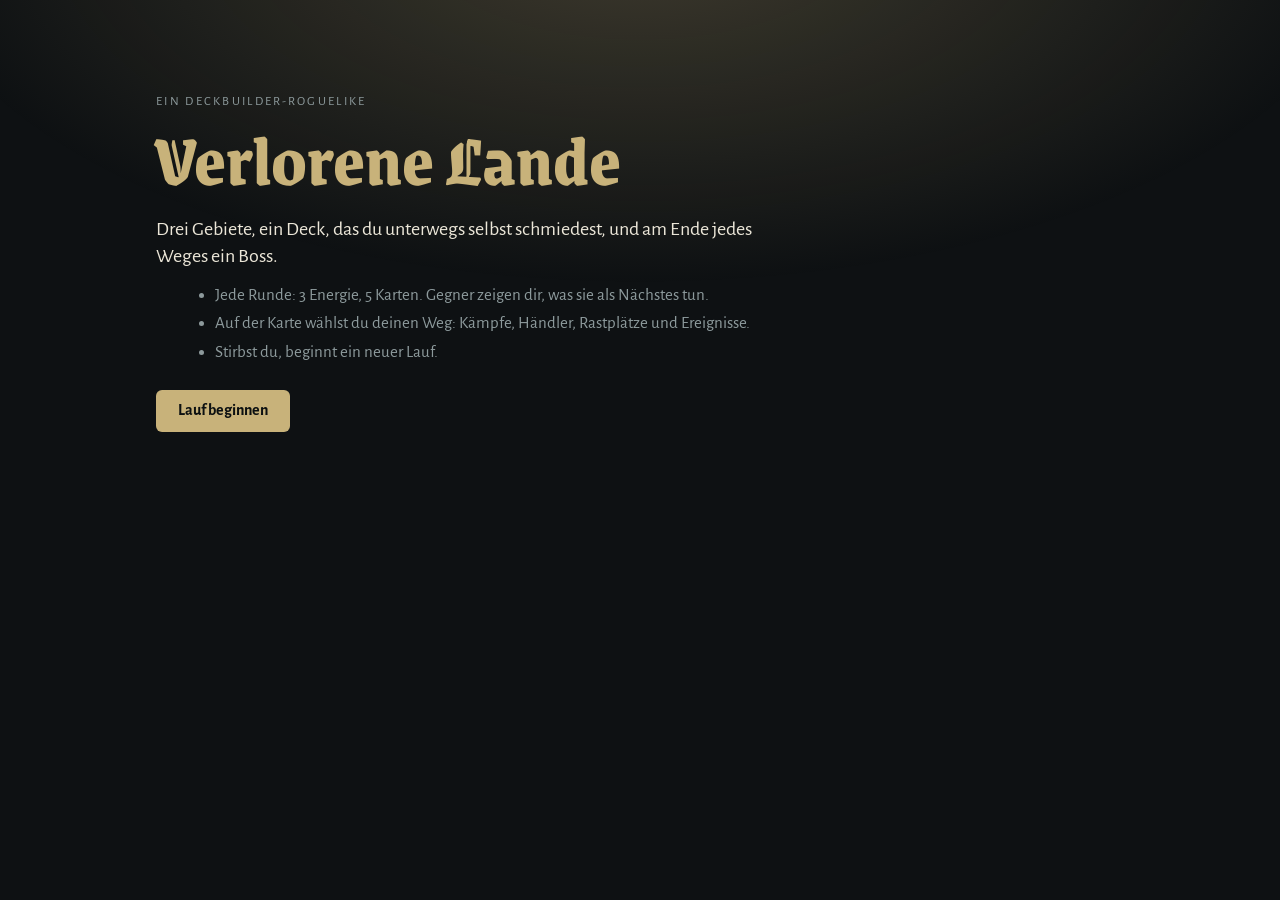
<file: prototype/index.html>
<!DOCTYPE html>
<html lang="de">
<head>
<meta charset="utf-8">
<meta name="viewport" content="width=device-width, initial-scale=1">
<title>Verlorene Lande</title>
<link rel="preconnect" href="https://fonts.googleapis.com">
<link rel="preconnect" href="https://fonts.gstatic.com" crossorigin>
<link href="https://fonts.googleapis.com/css2?family=Alegreya+Sans:wght@400;500;700&family=Grenze+Gotisch:wght@500;700;800&display=swap" rel="stylesheet">
<style>
/* Plan: dunkle Schieferwelt, die Akzentfarbe wechselt mit dem Gebiet (Wald grün, Wüste Glut, Frost Eisblau).
   Fraktur für Namen und Zahlen, Karten als schmale Tafeln mit farbigem Kopfband je Kartentyp. */
:root{
  --bg:#0e1113; --panel:#171c1f; --panel2:#1f262a; --line:#2c363b;
  --ink:#ebe6d8; --mute:#8d9a9c; --acc:#c8b27a;
  --atk:#c4524a; --skl:#4b86b8; --pow:#9a6bc0; --junk:#6b6f72;
  --gold:#e3b95a; --hp:#c9504a; --blk:#6aa9d6;
  --fd:'Grenze Gotisch',Georgia,serif; --fb:'Alegreya Sans',system-ui,sans-serif;
  color-scheme:dark;
}
*{box-sizing:border-box;margin:0}
html,body{height:100%}
body{background:var(--bg);color:var(--ink);font:17px/1.35 var(--fb);overflow-x:hidden}
body::before{content:"";position:fixed;inset:0;pointer-events:none;
  background:radial-gradient(ellipse 80% 55% at 50% -8%,color-mix(in srgb,var(--acc) 26%,transparent),transparent 72%)}
#app{position:relative;max-width:1000px;margin:0 auto;padding:12px 16px 40px;min-height:100%}
h1,h2,h3{font-family:var(--fd);font-weight:700;line-height:1.05}
h1{font-size:clamp(2.6rem,9vw,4.6rem);font-weight:800;color:var(--acc)}
h2{font-size:1.9rem}
button{font:inherit;color:inherit;cursor:pointer}
.btn{background:var(--acc);color:#0c1011;border:0;padding:10px 22px;border-radius:6px;font-weight:700;font-size:1rem;transition:filter .15s,transform .15s}
.btn:hover:not(:disabled){filter:brightness(1.1);transform:translateY(-1px)}
.btn.ghost{background:transparent;color:var(--ink);border:1px solid var(--line)}
.btn:disabled{opacity:.4;cursor:default}
button:focus-visible{outline:2px solid var(--ink);outline-offset:2px}
.center{text-align:center}
.row{display:flex;gap:12px;flex-wrap:wrap;justify-content:center;align-items:center}
.small{color:var(--mute);font-size:.92rem}

/* Kopfleiste */
.bar{display:flex;flex-wrap:wrap;gap:10px 18px;align-items:center;justify-content:space-between;padding:6px 0 12px;border-bottom:1px solid var(--line);margin-bottom:12px}
.reg{font-family:var(--fd);font-size:1.6rem;font-weight:700;color:var(--acc);line-height:1}
.reg small{display:block;font-family:var(--fb);font-size:.8rem;font-weight:400;color:var(--mute);margin-top:3px}
.stats{display:flex;gap:14px;align-items:center;flex-wrap:wrap}
.stat{font-weight:700;font-variant-numeric:tabular-nums}
.relics{display:flex;gap:4px}
.relic{width:32px;height:32px;display:grid;place-items:center;font-size:1.15rem;background:var(--panel);border:1px solid var(--line);border-radius:6px;cursor:help}

/* Titel */
.title{padding:9vh 0 0;max-width:620px}
.kicker{text-transform:uppercase;letter-spacing:.18em;font-size:.8rem;color:var(--mute);margin-bottom:10px}
.lead{font-size:1.25rem;margin:18px 0 14px;max-width:34em}
.how{margin:0 0 26px 1.1em;color:var(--mute);display:grid;gap:6px;max-width:34em}
.best{margin-top:22px;color:var(--mute)}

/* Panels */
.panel{background:var(--panel);border:1px solid var(--line);border-radius:12px;padding:26px 18px;margin:14px auto;max-width:760px;display:grid;gap:14px;justify-items:center}
.big{font-size:3.4rem;line-height:1}
.gain{font-family:var(--fd);font-size:1.7rem;color:var(--gold)}
.relicgain{display:flex;gap:12px;align-items:center;text-align:left;background:var(--panel2);border:1px solid var(--line);border-radius:10px;padding:10px 14px}
.relicgain span{font-size:2rem}
.opts{display:grid;gap:10px;width:100%;max-width:520px}
.opts .btn{text-align:left}

/* Karte */
.mapwrap{max-width:460px;margin:0 auto}
svg.map{width:100%;height:auto;display:block}
.map line{stroke:var(--line);stroke-width:2;stroke-dasharray:4 5}
.map line.on{stroke:var(--acc);stroke-dasharray:none;stroke-width:3}
.nd circle{fill:var(--panel2);stroke:var(--line);stroke-width:2}
.nd.vis{opacity:.4}
.nd.cur circle{stroke:var(--ink);stroke-width:3}
.nd.av{cursor:pointer}
.nd.av circle{stroke:var(--acc);stroke-width:3;animation:pulse 1.6s ease-in-out infinite}
.nd.av:hover circle{fill:color-mix(in srgb,var(--acc) 25%,var(--panel2))}
.nd.boss circle{fill:color-mix(in srgb,var(--acc) 14%,var(--panel2))}
.nd text{pointer-events:none}
@keyframes pulse{50%{stroke-width:6;stroke-opacity:.55}}
.legendline{text-align:center;color:var(--mute);font-size:.9rem;margin-top:6px}

/* Kampf */
.enemies{display:flex;justify-content:center;gap:12px;flex-wrap:wrap;min-height:230px;align-items:flex-end;margin:8px 0}
.en{position:relative;width:158px;text-align:center;padding:8px 6px 10px;border-radius:12px;border:1px solid transparent}
.en.tg{border-color:var(--acc);background:color-mix(in srgb,var(--acc) 12%,transparent);cursor:pointer}
.en.dead{opacity:.16;filter:grayscale(1);pointer-events:none}
.intent{min-height:30px;display:flex;gap:5px;justify-content:center;flex-wrap:wrap;margin-bottom:4px}
.intent span{background:var(--panel2);border:1px solid var(--line);border-radius:12px;padding:1px 9px;font-weight:700;font-size:.92rem}
.sprite{font-size:64px;line-height:1.15;filter:drop-shadow(0 6px 8px #0009)}
.nm{font-family:var(--fd);font-size:1.2rem}
.hp{position:relative;height:18px;background:#0a0d0e;border:1px solid var(--line);border-radius:9px;overflow:hidden;margin:4px 0}
.hp i{position:absolute;inset:0 auto 0 0;background:var(--hp);transition:width .35s}
.hp b{position:relative;display:block;font-size:.8rem;line-height:16px;font-variant-numeric:tabular-nums}
.hp.lg{height:24px;min-width:180px}
.hp.lg b{line-height:22px;font-size:.95rem}
.chips{display:flex;gap:4px;flex-wrap:wrap;justify-content:center;min-height:24px}
.chip{background:var(--panel2);border:1px solid var(--line);border-radius:10px;padding:0 8px;font-size:.85rem;font-weight:700}
.chip.blkc{border-color:var(--blk);color:var(--blk)}
.log{min-height:60px;text-align:center;color:var(--mute);font-size:.95rem}
.me{position:relative;display:flex;align-items:center;gap:16px;flex-wrap:wrap;justify-content:center;background:var(--panel);border:1px solid var(--line);border-radius:12px;padding:10px 16px;margin:6px 0 4px}
.orb{width:58px;height:58px;border-radius:50%;display:grid;place-items:center;font-family:var(--fd);font-weight:800;font-size:1.7rem;color:#251a05;
  background:radial-gradient(circle at 35% 30%,#ffe9a8,var(--gold) 60%,#8a6a20);box-shadow:0 0 18px #e3b95a44}
.orb small{font-size:.75rem;font-weight:700}
.mid{display:grid;gap:4px}
.piles{color:var(--mute);font-size:.88rem;text-align:center}
.hint{text-align:center;color:var(--acc);font-weight:700;margin-top:6px}
.hand{display:flex;gap:12px;overflow-x:auto;padding:20px 8px 12px;justify-content:center;min-height:216px}
@media(max-width:760px){.hand{justify-content:flex-start}}

.card{position:relative;flex:0 0 124px;width:124px;height:180px;background:linear-gradient(180deg,var(--panel2),var(--panel));
  border:1px solid var(--line);border-top:5px solid var(--ct,var(--line));border-radius:8px;padding:8px;text-align:left;
  display:flex;flex-direction:column;gap:3px;transition:transform .15s,box-shadow .15s}
button.card:hover:not(:disabled){transform:translateY(-8px)}
.card.sel{transform:translateY(-16px);box-shadow:0 0 0 2px var(--acc),0 10px 22px #000a}
button.card:disabled{opacity:.42;cursor:default}
.cost{position:absolute;top:-13px;left:-9px;width:30px;height:30px;border-radius:50%;background:var(--gold);color:#251a05;font-family:var(--fd);font-weight:800;font-size:1.1rem;display:grid;place-items:center;border:2px solid var(--bg)}
.cn{font-family:var(--fd);font-weight:700;font-size:1.08rem;line-height:1.05;margin-top:7px}
.ct{font-size:.66rem;text-transform:uppercase;letter-spacing:.09em;color:var(--mute)}
.ci{font-size:1.8rem;text-align:center;line-height:1.2}
.cx{font-size:.8rem;line-height:1.18;color:#cdd5d3}
.t-a{--ct:var(--atk)}.t-s{--ct:var(--skl)}.t-p{--ct:var(--pow)}.t-x{--ct:var(--junk)}
.card.up .cn{color:#9fe3a4}
.grid{display:flex;flex-wrap:wrap;gap:18px;justify-content:center;padding:14px 0}
.item{display:grid;gap:8px;justify-items:center}
.item.sold{opacity:.35}
.price{font-weight:700;color:var(--gold)}
.price.no{color:var(--hp)}
.legend{margin:6px auto 0;max-width:640px;color:var(--mute);font-size:.88rem}
.legend summary{cursor:pointer;text-align:center}
.legend p{margin-top:6px}

/* Effekte */
.fl{position:absolute;left:50%;top:34%;font-family:var(--fd);font-weight:800;font-size:1.7rem;pointer-events:none;text-shadow:0 2px 5px #000;
  animation:fl 1.05s ease-out forwards;white-space:nowrap}
.fl.dmg{color:#ff7a6e}.fl.blk{color:var(--blk)}.fl.heal{color:#7ee08a}.fl.st{color:var(--gold);font-size:1.15rem}
@keyframes fl{0%{opacity:0;transform:translate(-50%,6px)}12%{opacity:1}100%{opacity:0;transform:translate(-50%,-56px)}}
.shake{animation:sh .32s}
@keyframes sh{25%{transform:translateX(-6px)}75%{transform:translateX(6px)}}
.toast{position:fixed;left:50%;bottom:24px;transform:translateX(-50%);background:var(--panel2);border:1px solid var(--acc);padding:10px 18px;border-radius:8px;z-index:30;animation:fl2 2.6s forwards}
@keyframes fl2{0%{opacity:0}10%,80%{opacity:1}100%{opacity:0}}

/* Overlay */
.ov{position:fixed;inset:0;background:#000c;z-index:20;overflow:auto;padding:16px}
.ovin{max-width:900px;margin:0 auto;background:var(--bg);border:1px solid var(--line);border-radius:12px;padding:18px}
.between{justify-content:space-between}
.rl{display:grid;gap:6px;margin-top:10px}
.rl div{display:flex;gap:10px;align-items:center}

@media(prefers-reduced-motion:reduce){*{animation-duration:.01s!important;animation-iteration-count:1!important;transition:none!important}}
</style>
</head>
<body>
<div id="app"></div>
<script>
/*LOGIC_START*/
const rnd=(a,b)=>a+Math.floor(Math.random()*(b-a+1));
const pick=a=>a[Math.floor(Math.random()*a.length)];
const shuffle=a=>{for(let i=a.length-1;i>0;i--){const j=Math.floor(Math.random()*(i+1));[a[i],a[j]]=[a[j],a[i]]}return a};
function wpick(w){const t=Object.values(w).reduce((a,b)=>a+b,0);let x=Math.random()*t;for(const k in w){x-=w[k];if(x<0)return k}return Object.keys(w)[0]}

const ST={str:'Stärke',weak:'Schwäche',vuln:'Verwundbar',psn:'Gift',thorns:'Dornen'};
const STI={str:'💪',weak:'🥀',vuln:'🎯',psn:'🧪',thorns:'🌵'};
const STD={str:'+1 Schaden pro Punkt bei jedem Angriff',weak:'Richtet 25 % weniger Schaden an',vuln:'Erleidet 50 % mehr Schaden',psn:'Verliert zu Rundenbeginn LP, danach sinkt das Gift um 1',thorns:'Wer dich angreift, erleidet Schaden'};

/* t: a Angriff, s Fertigkeit, p Kraft, x Status. r: s Start, c/u/r Seltenheit, j Müll */
const CARDS={
 strike:{n:'Schlag',e:'🗡️',t:'a',c:1,r:'s',dmg:6},
 defend:{n:'Block',e:'🛡️',t:'s',c:1,r:'s',blk:5},
 bash:{n:'Schildstoß',e:'🔨',t:'a',c:2,r:'s',dmg:8,vuln:2},
 twin:{n:'Doppelhieb',e:'⚔️',t:'a',c:1,r:'c',dmg:4,hits:2},
 kick:{n:'Tritt',e:'🦶',t:'a',c:0,r:'c',dmg:4},
 flank:{n:'Flankenhieb',e:'🪓',t:'a',c:1,r:'c',dmg:6,weak:1},
 whirl:{n:'Wirbel',e:'🌀',t:'a',c:1,r:'c',dmg:5,aoe:1},
 venom:{n:'Giftpfeil',e:'🏹',t:'a',c:1,r:'c',dmg:3,psn:4},
 slam:{n:'Schildhieb',e:'🔰',t:'a',c:1,r:'c',bdmg:1},
 guard:{n:'Bollwerk',e:'🏰',t:'s',c:2,r:'c',blk:12},
 dodge:{n:'Ausweichen',e:'💨',t:'s',c:1,r:'c',blk:6,draw:1},
 focus:{n:'Sammeln',e:'🧘',t:'s',c:0,r:'c',en:1,exh:1},
 thorn:{n:'Dornenpanzer',e:'🌵',t:'s',c:1,r:'c',blk:4,thorns:3},
 bandage:{n:'Verband',e:'🩹',t:'s',c:1,r:'c',heal:6,exh:1},
 pact:{n:'Blutpakt',e:'🩸',t:'s',c:0,r:'c',hpl:3,en:2},
 heavy:{n:'Wuchtschlag',e:'💥',t:'a',c:2,r:'u',dmg:14},
 knives:{n:'Messersturm',e:'🔪',t:'a',c:1,r:'u',dmg:3,hits:3},
 cloud:{n:'Giftwolke',e:'☁️',t:'s',c:1,r:'u',psn:4,aoe:1},
 warcry:{n:'Kriegsruf',e:'📯',t:'p',c:1,r:'u',str:2},
 leech:{n:'Aussaugen',e:'🦇',t:'a',c:2,r:'u',dmg:10,heal:5},
 cleave:{n:'Spaltung',e:'⚡',t:'a',c:2,r:'u',dmg:7,aoe:1},
 plan:{n:'Schlachtplan',e:'📜',t:'s',c:1,r:'u',blk:4,draw:2},
 storm:{n:'Feuersturm',e:'🔥',t:'a',c:2,r:'r',dmg:12,aoe:1},
 plague:{n:'Seuchenwolke',e:'☠️',t:'s',c:2,r:'r',psn:7,aoe:1},
 iron:{n:'Eiserner Wille',e:'🦾',t:'p',c:2,r:'r',str:3},
 fort:{n:'Festung',e:'🏯',t:'s',c:3,r:'r',blk:25},
 decay:{n:'Ausbluten',e:'🧫',t:'s',c:1,r:'r',dblpsn:1},
 finish:{n:'Todesstoß',e:'💀',t:'a',c:3,r:'r',dmg:30,exh:1},
 burn:{n:'Brand',e:'🔥',t:'x',c:0,r:'j',unp:1,burn:1},
 frost:{n:'Frost',e:'🧊',t:'x',c:0,r:'j',unp:1,eth:1},
 curse:{n:'Last',e:'⛓️',t:'x',c:0,r:'j',unp:1}
};
function stats(c){
 const s={...CARDS[c.id]};
 if(c.up){let ch=false;
  if(s.dmg){s.dmg=Math.ceil(s.dmg*1.4);ch=true}
  if(s.blk){s.blk=Math.ceil(s.blk*1.4);ch=true}
  if(s.psn){s.psn+=2;ch=true}
  if(s.heal){s.heal+=3;ch=true}
  if(s.str){s.str+=1;ch=true}
  if(s.thorns){s.thorns+=2;ch=true}
  if(s.weak){s.weak+=1;ch=true}
  if(s.vuln){s.vuln+=1;ch=true}
  if(!ch){if(s.c>0)s.c--;else if(s.exh)s.exh=0;else if(s.en)s.en+=1}
 }
 return s;
}
function cardText(s){
 const p=[];
 if(s.dmg)p.push(`${s.dmg} Schaden${s.hits>1?' ×'+s.hits:''}${s.aoe?' an alle':''}.`);
 if(s.bdmg)p.push('Schaden gleich deinem Block.');
 if(s.blk)p.push(`${s.blk} Block.`);
 if(s.psn)p.push(`${s.psn} Gift${s.aoe?' an alle':''}.`);
 if(s.dblpsn)p.push('Verdopple das Gift des Ziels.');
 if(s.weak)p.push(`Schwäche ${s.weak}.`);
 if(s.vuln)p.push(`Verwundbar ${s.vuln}.`);
 if(s.thorns)p.push(`${s.thorns} Dornen.`);
 if(s.str)p.push(`+${s.str} Stärke.`);
 if(s.heal)p.push(`Heile ${s.heal}.`);
 if(s.hpl)p.push(`Verliere ${s.hpl} LP.`);
 if(s.draw)p.push(`Ziehe ${s.draw}.`);
 if(s.en)p.push(`+${s.en} Energie.`);
 if(s.burn)p.push('Unspielbar. Am Rundenende: 2 Schaden.');
 else if(s.unp)p.push(s.eth?'Unspielbar. Verflüchtigt sich.':'Unspielbar. Belegt einen Platz.');
 else if(s.exh||s.t==='p')p.push('Verbraucht.');
 return p.join(' ');
}
const upgradable=c=>!c.up&&['s','c','u','r'].includes(CARDS[c.id].r);

const RELICS={
 anchor:{n:'Anker',e:'⚓',d:'Beginne jeden Kampf mit 8 Block.'},
 ruby:{n:'Blutrubin',e:'🔴',d:'Beginne jeden Kampf mit +1 Stärke.'},
 core:{n:'Energiekern',e:'🔋',d:'+1 Energie pro Runde.'},
 tea:{n:'Kräutertee',e:'🍵',d:'Heile 6 LP nach jedem Kampf.'},
 lens:{n:'Linse',e:'🔍',d:'Ziehe jede Runde 1 Karte mehr.'},
 coin:{n:'Glücksmünze',e:'🪙',d:'50 % mehr Gold aus Kämpfen.'}
};

/* mv: Zugfolge, wird der Reihe nach wiederholt. n Schaden, h Treffer, blk Block, str Stärke, heal, weak/vuln/psn auf dich, burn/frost Karten in deine Ablage */
const EN={
 rat:{n:'Waldratte',e:'🐀',hp:[11,15],mv:[{n:5},{n:3,psn:2}]},
 shroom:{n:'Giftpilz',e:'🍄',hp:[18,22],mv:[{psn:4},{n:6},{n:4,psn:2}]},
 wolf:{n:'Wolf',e:'🐺',hp:[22,26],mv:[{n:7},{str:2},{n:8}]},
 moss:{n:'Moosgolem',e:'🗿',hp:[56,56],mv:[{blk:12},{n:14},{n:8,weak:1}]},
 mother:{n:'Rindenmutter',e:'🌳',hp:[80,80],mv:[{psn:5,weak:1},{n:12},{blk:14,heal:6},{n:6,h:2}]},
 scorp:{n:'Glutskorpion',e:'🦂',hp:[28,32],mv:[{n:8},{n:5,burn:1}]},
 spark:{n:'Funkengeist',e:'👻',hp:[15,19],mv:[{burn:2},{n:4,h:2}]},
 worm:{n:'Sandwurm',e:'🪱',hp:[34,40],mv:[{n:10},{blk:8,str:1},{n:13}]},
 priest:{n:'Aschepriester',e:'🧙',hp:[62,62],mv:[{burn:3},{n:9,vuln:2},{n:16}]},
 colossus:{n:'Magmakoloss',e:'🌋',hp:[120,120],mv:[{burn:3},{n:15},{blk:20},{n:7,h:3,str:1}]},
 guard:{n:'Frostwache',e:'💂',hp:[34,38],mv:[{blk:10},{n:9,weak:1}]},
 elem:{n:'Eiselementar',e:'🧊',hp:[26,30],mv:[{n:4,frost:2},{n:10}]},
 giant:{n:'Schneeriese',e:'🦣',hp:[50,56],mv:[{n:15},{blk:10,str:1},{n:7,h:2}]},
 knight:{n:'Eisritter',e:'🤺',hp:[74,74],mv:[{blk:15},{n:20},{n:6,h:3}]},
 king:{n:'Frostkönig',e:'👑',hp:[140,140],mv:[{frost:3,blk:12},{n:16},{n:7,h:3},{n:6,weak:2,vuln:2}]}
};
const REGIONS=[
 {n:'Düsterwald',sub:'Gift und Rudel',col:'#6fbf73',e:'🌲',
  intro:'Gegner vergiften dich und greifen in Gruppen an. Gift tickt jede Runde, also lohnt es sich, Angreifer schnell auszuschalten.',
  easy:[['rat','rat'],['shroom','rat'],['wolf']],hard:[['rat','rat','rat'],['wolf','rat'],['shroom','shroom'],['wolf','shroom']],elites:[['moss']],boss:['mother']},
 {n:'Aschewüste',sub:'Glut und Brandmale',col:'#e8833a',e:'🏜️',
  intro:'Gegner mischen Brand-Karten in dein Deck. Hast du sie am Rundenende auf der Hand, verbrennen sie dich. Spiele also, was du kannst, oder halte Block bereit.',
  easy:[['scorp'],['spark','spark'],['worm']],hard:[['spark','scorp'],['spark','spark','spark'],['worm','spark']],elites:[['priest']],boss:['colossus']},
 {n:'Frostfestung',sub:'Panzer und Frost',col:'#7cc4f0',e:'🏔️',
  intro:'Gegner schützen sich mit viel Block und verstopfen deine Hand mit Frost. Brich Panzerungen mit hohem Schaden oder mit Gift, das Block umgeht.',
  easy:[['guard'],['elem','elem'],['giant']],hard:[['guard','elem'],['elem','guard','elem'],['giant','elem']],elites:[['knight']],boss:['king']}
];

let G=null,C=null;
const P={isP:true,get hp(){return G.hp},set hp(v){G.hp=v},st:{},blk:0};

function newRun(){
 G={hp:75,max:75,gold:60,reg:0,relics:[],cur:null,vis:new Set(),stat:{nodes:0,fights:0,elites:0},
  deck:[...Array(5).fill('strike'),...Array(4).fill('defend'),'bash'].map(id=>({id}))};
 G.map=genMap();
 return G;
}

/* ---------- Karte ---------- */
function genMap(){
 const ROWS=8,COLS=5,nodes=[],rows=[];
 for(let r=0;r<ROWS;r++){
  const k=r===ROWS-1?rnd(2,3):rnd(3,4);
  const cols=shuffle([0,1,2,3,4]).slice(0,k).sort((a,b)=>a-b);
  rows.push(cols.map(c=>{const n={id:nodes.length,r,c,type:'fight',next:[]};nodes.push(n);return n}));
 }
 const boss={id:nodes.length,r:ROWS,c:2,type:'boss',next:[]};
 nodes.push(boss);rows.push([boss]);
 for(let r=0;r<ROWS;r++){
  const A=rows[r],B=rows[r+1];
  for(const a of A){
   let t=B.filter(b=>Math.abs(b.c-a.c)<=1);
   if(!t.length){const m=Math.min(...B.map(b=>Math.abs(b.c-a.c)));t=B.filter(b=>Math.abs(b.c-a.c)===m)}
   a.next=shuffle(t.slice()).slice(0,2).map(b=>b.id);
  }
  for(const b of B){
   if(!A.some(a=>a.next.includes(b.id))){
    const m=Math.min(...A.map(a=>Math.abs(a.c-b.c)));
    pick(A.filter(a=>Math.abs(a.c-b.c)===m)).next.push(b.id);
   }
  }
 }
 for(const n of nodes){
  if(n.type==='boss')continue;
  if(n.r===0)n.type='fight';
  else if(n.r===ROWS-1)n.type='rest';
  else{
   const w={fight:46,event:18,shop:8,rest:13,elite:n.r>=3?14:0};
   if(n.r<2){w.rest=0;w.shop=0}
   if(n.r===ROWS-2)w.rest=0;
   n.type=wpick(w);
  }
 }
 const force=(type,lo,hi)=>{
  if(!nodes.some(n=>n.type===type&&n.r>=lo&&n.r<=hi))pick(nodes.filter(n=>n.r>=lo&&n.r<=hi)).type=type;
 };
 force('shop',2,5);force('elite',3,6);force('rest',2,5);
 return{nodes,rows,ROWS,COLS};
}
const avail=()=>G.cur==null?G.map.rows[0].map(n=>n.id):G.map.nodes[G.cur].next;
function enterNode(id){const n=G.map.nodes[id];G.cur=id;G.vis.add(id);G.stat.nodes++;return n}
function encounter(n){
 const R=REGIONS[G.reg];
 if(n.type==='boss')return R.boss.slice();
 if(n.type==='elite')return pick(R.elites).slice();
 return pick(n.r<=2?R.easy:R.hard).slice();
}

/* ---------- Kampf ---------- */
function calc(base,a,d){
 let v=base+(a.st.str||0);
 if(a.st.weak)v=Math.floor(v*.75);
 if(d.st.vuln)v=Math.floor(v*1.5);
 return Math.max(0,v);
}
function fx(t,txt,cls){if(C)C.fx.push({k:t.isP?'p':'e'+t.i,t:txt,c:cls})}
function log(s){C.log.push(s);if(C.log.length>12)C.log.shift()}
function addSt(t,k,v){t.st[k]=(t.st[k]||0)+v;fx(t,`${STI[k]}+${v}`,'st')}
function hit(src,tgt,base,raw){
 const v=raw?base:calc(base,src,tgt);
 const ab=Math.min(tgt.blk,v);tgt.blk-=ab;
 const loss=v-ab;tgt.hp-=loss;
 fx(tgt,loss>0?'-'+loss:ab>0?'🛡️'+ab:'0',loss>0?'dmg':'blk');
 if(!raw&&tgt.isP&&tgt.st.thorns&&src&&!src.isP){
  src.hp-=tgt.st.thorns;fx(src,'-'+tgt.st.thorns,'dmg');
  if(src.hp<=0)src.dead=true;
 }
 if(!tgt.isP&&tgt.hp<=0)tgt.dead=true;
 return loss;
}
function chk(){
 for(const e of C.en)if(e.hp<=0)e.dead=true;
 if(P.hp<=0){C.over='lose';return}
 if(C.en.every(e=>e.dead))C.over='win';
}
function setIntent(e){e.intent=e.d.mv[e.mi%e.d.mv.length]}
function startCombat(list,kind){
 const en=list.map((k,i)=>{
  const d=EN[k],hp=rnd(d.hp[0],d.hp[1]);
  return{i,k,d,hp,max:hp,blk:0,st:{},mi:kind==='fight'?rnd(0,d.mv.length-1):0,intent:null,dead:false};
 });
 P.st={};P.blk=0;
 C={en,draw:shuffle(G.deck.map(c=>({...c}))),hand:[],disc:[],exh:[],energy:0,max:3,turn:0,log:[],fx:[],kind,over:null};
 if(G.relics.includes('core'))C.max=4;
 if(G.relics.includes('anchor'))P.blk=8;
 if(G.relics.includes('ruby'))P.st.str=1;
 en.forEach(setIntent);
 log(en.map(e=>e.d.n).join(', ')+' stellen sich dir in den Weg.');
 startTurn();
 return C;
}
function draw(n){
 for(let i=0;i<n;i++){
  if(C.hand.length>=10)break;
  if(!C.draw.length){if(!C.disc.length)break;C.draw=shuffle(C.disc);C.disc=[]}
  C.hand.push(C.draw.pop());
 }
}
function startTurn(){
 C.turn++;
 if(C.turn>1)P.blk=0;
 if(P.st.psn){const d=P.st.psn;P.hp-=d;fx(P,'-'+d,'dmg');P.st.psn--;if(!P.st.psn)delete P.st.psn;log(`Gift: ${d} Schaden.`)}
 chk();if(C.over)return;
 C.energy=C.max;
 draw(5+(G.relics.includes('lens')?1:0));
}
const stats_c=i=>stats(C.hand[i]);
function canPlay(i){const c=C.hand[i];if(!c||C.over)return false;const s=stats(c);return !s.unp&&s.c<=C.energy}
function needsTarget(c){const s=stats(c);return !!(s.dmg||s.bdmg||s.psn||s.weak||s.vuln||s.dblpsn)&&!s.aoe}
function playCard(i,ti){
 if(!canPlay(i))return false;
 const c=C.hand.splice(i,1)[0],s=stats(c);
 C.energy-=s.c;
 const alive=C.en.filter(e=>!e.dead);
 let tg=s.aoe?alive:[(ti!=null&&C.en[ti]&&!C.en[ti].dead)?C.en[ti]:alive[0]];
 if(s.dmg||s.bdmg){
  for(const t of tg)for(let h=0;h<(s.hits||1);h++){
   if(t.dead)break;
   hit(P,t,s.bdmg?P.blk:s.dmg);
  }
 }
 if(s.blk){P.blk+=s.blk;fx(P,'🛡️'+s.blk,'blk')}
 if(s.thorns)addSt(P,'thorns',s.thorns);
 if(s.str)addSt(P,'str',s.str);
 for(const t of tg){
  if(t.dead)continue;
  if(s.psn)addSt(t,'psn',s.psn);
  if(s.weak)addSt(t,'weak',s.weak);
  if(s.vuln)addSt(t,'vuln',s.vuln);
  if(s.dblpsn&&t.st.psn){t.st.psn*=2;fx(t,'🧪×2','st')}
 }
 if(s.heal){const h=Math.min(s.heal,G.max-G.hp);G.hp+=h;fx(P,'+'+h,'heal')}
 if(s.hpl){P.hp-=s.hpl;fx(P,'-'+s.hpl,'dmg')}
 if(s.en)C.energy+=s.en;
 if(s.draw)draw(s.draw);
 if(s.exh||s.t==='p')C.exh.push(c);else C.disc.push(c);
 chk();
 return true;
}
function playerEnd(){
 for(const c of C.hand)if(c.id==='burn'){hit(null,P,2,true);log('Brand: 2 Schaden.')}
 for(const c of C.hand){if(CARDS[c.id].eth)C.exh.push(c);else C.disc.push(c)}
 C.hand=[];
 for(const k of['weak','vuln'])if(P.st[k]){P.st[k]--;if(!P.st[k])delete P.st[k]}
 chk();
}
function addJunk(id,n){
 for(let i=0;i<n;i++)C.disc.push({id});
 fx(P,(id==='burn'?'🔥':'❄️')+'+'+n,'st');
}
function enemyPhase(){
 for(const e of C.en){
  if(e.dead)continue;
  e.blk=0;
  if(e.st.psn){
   e.hp-=e.st.psn;fx(e,'-'+e.st.psn,'dmg');e.st.psn--;if(!e.st.psn)delete e.st.psn;
   if(e.hp<=0){e.dead=true;continue}
  }
  const m=e.intent;
  if(m.blk){e.blk+=m.blk;fx(e,'🛡️'+m.blk,'blk')}
  if(m.str){e.st.str=(e.st.str||0)+m.str;fx(e,'💪+'+m.str,'st')}
  if(m.heal){e.hp=Math.min(e.max,e.hp+m.heal);fx(e,'+'+m.heal,'heal')}
  if(m.n!==undefined){
   let tot=0;
   for(let h=0;h<(m.h||1);h++){tot+=hit(e,P,m.n);if(P.hp<=0||e.dead)break}
   log(tot>0?`${e.d.n} trifft dich für ${tot}.`:`${e.d.n} greift an, dein Block hält.`);
  }
  if(e.dead){chk();if(C.over)return;continue}
  if(P.hp>0){
   if(m.weak)addSt(P,'weak',m.weak);
   if(m.vuln)addSt(P,'vuln',m.vuln);
   if(m.psn)addSt(P,'psn',m.psn);
   if(m.burn)addJunk('burn',m.burn);
   if(m.frost)addJunk('frost',m.frost);
  }
  for(const k of['weak','vuln'])if(e.st[k]){e.st[k]--;if(!e.st[k])delete e.st[k]}
  e.mi++;setIntent(e);
  chk();if(C.over)return;
 }
}
function endTurn(){
 playerEnd();
 if(!C.over)enemyPhase();
 if(!C.over)startTurn();
}

/* ---------- Belohnungen, Laden, Ereignisse ---------- */
function randRelic(){const p=Object.keys(RELICS).filter(k=>!G.relics.includes(k));return p.length?pick(p):null}
function cardChoices(kind){
 const W=kind==='boss'?{r:1}:kind==='elite'?{c:35,u:45,r:20}:{c:60,u:32,r:8};
 const out=[];
 while(out.length<3){
  const rar=wpick(W),pool=Object.keys(CARDS).filter(k=>CARDS[k].r===rar&&!out.includes(k));
  out.push(pick(pool));
 }
 return out.map(id=>({id}));
}
const rareChoices=()=>cardChoices('boss');
function rewards(kind){
 let g=kind==='boss'?50:kind==='elite'?rnd(25,35):rnd(10,18);
 if(G.relics.includes('coin'))g=Math.floor(g*1.5);
 G.gold+=g;
 if(G.relics.includes('tea'))G.hp=Math.min(G.max,G.hp+6);
 let relic=null;
 if(kind!=='fight'){relic=randRelic();if(relic)G.relics.push(relic)}
 G.stat[kind==='elite'?'elites':'fights']++;
 return{gold:g,relic,cards:cardChoices(kind),kind};
}
function advanceRegion(){
 G.hp=Math.min(G.max,G.hp+Math.floor(G.max*.4));
 if(G.reg>=REGIONS.length-1)return'win';
 G.reg++;G.map=genMap();G.cur=null;G.vis=new Set();
 return'next';
}
function genShop(){
 const pr={c:45,u:75,r:125},cards=[];
 while(cards.length<5){
  const rar=wpick({c:55,u:33,r:12}),id=pick(Object.keys(CARDS).filter(k=>CARDS[k].r===rar));
  if(cards.some(x=>x.c.id===id))continue;
  cards.push({c:{id},price:pr[rar]+rnd(-6,6),sold:0});
 }
 const rl=randRelic();
 return{cards,relic:rl?{id:rl,price:130,sold:0}:null,rm:55};
}
const restHeal=()=>Math.floor(G.max*.3);
const canUp=()=>G.deck.some(upgradable);
const eligible=(mode,c)=>mode==='upgrade'?upgradable(c):true;
function applyPick(mode,idx,cost){
 const c=G.deck[idx];
 G.gold-=cost||0;
 if(mode==='upgrade'){c.up=true;return`${stats(c).n} wurde verbessert.`}
 if(mode==='remove'){G.deck.splice(idx,1);return`${CARDS[c.id].n} wurde aus dem Deck entfernt.`}
 const nid=pick(Object.keys(CARDS).filter(k=>CARDS[k].r==='r'));
 G.deck.splice(idx,1,{id:nid});
 return`${CARDS[c.id].n} wird zu ${CARDS[nid].n}.`;
}
const EVENTS=[
 {t:'Blutaltar',e:'🗿',x:'Ein Altar aus rotem Stein. In der Schale auf seiner Spitze steht noch Wasser, das nach Eisen riecht.',o:[
  {l:'Opfere 8 LP und wähle eine seltene Karte',ok:()=>G.hp>10,f:()=>{G.hp-=8;return{reward:rareChoices()}}},
  {l:'Weitergehen',f:()=>({msg:'Du lässt den Altar hinter dir.'})}]},
 {t:'Heilquelle',e:'⛲',x:'Klares Wasser sprudelt zwischen den Steinen hervor, kalt und süß.',o:[
  {l:'Trinken: heile 20 LP',f:()=>{const h=Math.min(20,G.max-G.hp);G.hp+=h;return{msg:`Du heilst ${h} LP.`}}},
  {l:'Baden: +6 maximale LP',f:()=>{G.max+=6;G.hp+=6;return{msg:'Du fühlst dich robuster. +6 max. LP.'}}}]},
 {t:'Verschlossene Truhe',e:'🧰',x:'Eine Truhe liegt halb im Dreck. Auf dem Deckel sind Zeichen eingeritzt, die du nicht kennst.',o:[
  {l:'Öffnen (50 % 90 Gold, 50 % Fluch)',f:()=>Math.random()<.5?(G.gold+=90,{msg:'Gold! Du findest 90 Gold.'}):(G.deck.push({id:'curse'}),{msg:'Ein Fluch fährt in dein Deck: die Karte Last.'})},
  {l:'Liegen lassen',f:()=>({msg:'Klüger so, vielleicht.'})}]},
 {t:'Wanderschmied',e:'⚒️',x:'Ein Schmied hat seinen Amboss am Wegrand aufgebaut und wärmt sich die Hände an der Esse.',o:[
  {l:'Karte verbessern (30 Gold)',ok:()=>G.gold>=30&&canUp(),f:()=>({pick:'upgrade',cost:30})},
  {l:'Karte entfernen (40 Gold)',ok:()=>G.gold>=40&&G.deck.length>5,f:()=>({pick:'remove',cost:40})},
  {l:'Weitergehen',f:()=>({msg:'Der Schmied nickt dir zu.'})}]},
 {t:'Würfler',e:'🎲',x:'Ein Mann schüttelt drei Würfel im Becher. „Vierzig Gold, ich zahle hundert. Wenn du Glück hast.“',o:[
  {l:'40 Gold setzen: 50 % auf 100 Gold',ok:()=>G.gold>=40,f:()=>{G.gold-=40;if(Math.random()<.5){G.gold+=100;return{msg:'Gewonnen! +100 Gold.'}}return{msg:'Verloren. Der Mann grinst.'}}},
  {l:'Weitergehen',f:()=>({msg:'Du lässt die Würfel liegen.'})}]},
 {t:'Tauschhändler',e:'🧙',x:'Eine vermummte Gestalt bietet an, eine deiner Karten gegen etwas Seltenes zu tauschen. Was genau, sagt sie nicht.',o:[
  {l:'Eine Karte gegen eine zufällige seltene tauschen',f:()=>({pick:'trade'})},
  {l:'Weitergehen',f:()=>({msg:'Die Gestalt verschwindet im Nebel.'})}]}
];
/*LOGIC_END*/

/* ================= Oberfläche ================= */
let S={screen:'title',busy:false,sel:null,ov:false};
const $app=document.getElementById('app');
const NODEI={fight:'⚔️',elite:'💀',event:'❓',rest:'🏕️',shop:'🛒'};
const TYPEL={a:'Angriff',s:'Fertigkeit',p:'Kraft',x:'Status'};

function bestLoad(){try{return JSON.parse(localStorage.getItem('verlorene-lande-best'))}catch(e){return null}}
function bestSave(){
 try{
  const sc=(S.win?3:G.reg)*100+G.stat.nodes,b=bestLoad();
  if(!b||sc>b.sc)localStorage.setItem('verlorene-lande-best',JSON.stringify({sc,reg:S.win?3:G.reg+1,win:!!S.win,nodes:G.stat.nodes}));
 }catch(e){}
}
function toast(t){const d=document.createElement('div');d.className='toast';d.textContent=t;document.body.appendChild(d);setTimeout(()=>d.remove(),2700)}

function bar(noHp){
 const r=REGIONS[G.reg];
 return`<div class="bar"><div class="reg">${r.n}<small>${r.sub} · Gebiet ${G.reg+1} von 3</small></div><div class="stats">${noHp?'':`<span class="stat">❤️ ${G.hp}/${G.max}</span>`}<span class="stat">🪙 ${G.gold}</span><div class="relics">${G.relics.map(id=>`<span class="relic" title="${RELICS[id].n}: ${RELICS[id].d}">${RELICS[id].e}</span>`).join('')}</div><button class="btn ghost" data-a="deck">Deck (${G.deck.length})</button></div></div>`;
}
function cardHTML(c,o={}){
 const s=stats(c),tag=o.tag||'button';
 return`<${tag} class="card t-${s.t}${c.up?' up':''}${o.sel?' sel':''}" ${o.attrs||''} ${o.dis?'disabled':''}><span class="cost">${s.unp?'×':s.c}</span><span class="cn">${s.n}${c.up?'+':''}</span><span class="ct">${TYPEL[s.t]}</span><span class="ci">${s.e}</span><span class="cx">${cardText(s)}</span></${tag}>`;
}
function chips(st){
 return Object.keys(ST).filter(k=>st[k]>0).map(k=>`<span class="chip" title="${ST[k]}: ${STD[k]}">${STI[k]} ${st[k]}</span>`).join('');
}
function intentHTML(e){
 const m=e.intent,o=[];
 if(m.n!==undefined)o.push(`<span title="Angriff">⚔️ ${calc(m.n,e,P)}${m.h>1?'×'+m.h:''}</span>`);
 if(m.blk)o.push(`<span title="Block">🛡️ ${m.blk}</span>`);
 if(m.str)o.push(`<span title="Stärke">💪 +${m.str}</span>`);
 if(m.heal)o.push(`<span title="Heilung">💚 ${m.heal}</span>`);
 if(m.weak)o.push(`<span title="Schwäche auf dich">🥀 ${m.weak}</span>`);
 if(m.vuln)o.push(`<span title="Verwundbar auf dich">🎯 ${m.vuln}</span>`);
 if(m.psn)o.push(`<span title="Gift auf dich">🧪 ${m.psn}</span>`);
 if(m.burn)o.push(`<span title="Brand-Karten in dein Deck">🔥 +${m.burn}</span>`);
 if(m.frost)o.push(`<span title="Frost-Karten in dein Deck">❄️ +${m.frost}</span>`);
 return o.join('');
}
function enHTML(e,tg){
 return`<div class="en${e.dead?' dead':''}${tg?' tg':''}" data-k="e${e.i}" ${tg?`data-a="target" data-v="${e.i}"`:''}>
  <div class="intent">${e.dead?'':intentHTML(e)}</div><div class="sprite">${e.d.e}</div><div class="nm">${e.d.n}</div>
  <div class="hp"><i style="width:${Math.max(0,e.hp)/e.max*100}%"></i><b>${Math.max(0,e.hp)}/${e.max}</b></div>
  <div class="chips">${e.blk?`<span class="chip blkc">🛡️ ${e.blk}</span>`:''}${chips(e.st)}</div></div>`;
}
function applyFx(){
 if(!C||!C.fx.length)return;
 const cnt={};
 for(const f of C.fx){
  const el=$app.querySelector(`[data-k="${f.k}"]`);
  if(!el)continue;
  const n=cnt[f.k]=(cnt[f.k]||0)+1;
  const s=document.createElement('span');
  s.className='fl '+f.c;s.textContent=f.t;
  s.style.animationDelay=((n-1)*.22)+'s';
  s.style.top=(34+((n-1)%3)*-8)+'%';
  el.appendChild(s);
  if(f.c==='dmg'&&n===1){el.classList.add('shake')}
 }
 C.fx=[];
}

function rTitle(){
 const b=bestLoad();
 $app.innerHTML=`<div class="title"><div class="kicker">Ein Deckbuilder-Roguelike</div><h1>Verlorene Lande</h1>
 <p class="lead">Drei Gebiete, ein Deck, das du unterwegs selbst schmiedest, und am Ende jedes Weges ein Boss.</p>
 <ul class="how"><li>Jede Runde: 3 Energie, 5 Karten. Gegner zeigen dir, was sie als Nächstes tun.</li><li>Auf der Karte wählst du deinen Weg: Kämpfe, Händler, Rastplätze und Ereignisse.</li><li>Stirbst du, beginnt ein neuer Lauf.</li></ul>
 <button class="btn" data-a="new">Lauf beginnen</button>
 ${b?`<p class="best">Bestleistung: ${b.win?'alle drei Gebiete bezwungen':`Gebiet ${b.reg}, ${b.nodes} Orte`}</p>`:''}</div>`;
}
function rIntro(){
 const r=REGIONS[G.reg];
 $app.innerHTML=bar()+`<div class="panel"><div class="big">${r.e}</div><h2>${r.n}</h2><p class="small">${r.sub}</p><p style="max-width:34em;text-align:center">${r.intro}</p><button class="btn" data-a="go-map">Weiter</button></div>`;
}
function rMap(){
 const M=G.map,W=420,H=640,pos=n=>({x:(n.c+.5)/M.COLS*W,y:H-40-n.r*(H-80)/M.ROWS});
 const av=new Set(avail());
 let lines='',nds='';
 for(const n of M.nodes)for(const id of n.next){
  const a=pos(n),b=pos(M.nodes[id]);
  lines+=`<line class="${G.cur===n.id?'on':''}" x1="${a.x}" y1="${a.y}" x2="${b.x}" y2="${b.y}"/>`;
 }
 for(const n of M.nodes){
  const p=pos(n),boss=n.type==='boss',ic=boss?EN[REGIONS[G.reg].boss[0]].e:NODEI[n.type];
  const cls=[boss?'boss':'',av.has(n.id)?'av':'',G.vis.has(n.id)?'vis':'',G.cur===n.id?'cur':''].join(' ');
  nds+=`<g class="nd ${cls}" ${av.has(n.id)?`data-a="node" data-v="${n.id}" role="button" tabindex="0" aria-label="${n.type}"`:''} transform="translate(${p.x},${p.y})"><circle r="${boss?31:22}"/><text y="${boss?10:7}" text-anchor="middle" font-size="${boss?30:20}">${ic}</text></g>`;
 }
 $app.innerHTML=bar()+`<div class="mapwrap"><svg class="map" viewBox="0 0 ${W} ${H}">${lines}${nds}</svg><p class="legendline">⚔️ Kampf · 💀 Elite · ❓ Ereignis · 🏕️ Rast · 🛒 Händler</p></div>`;
}
function rCombat(){
 const sc=S.sel!=null&&C.hand[S.sel]?C.hand[S.sel]:null;
 const needT=sc&&needsTarget(sc);
 $app.innerHTML=bar(true)
 +`<div class="enemies">${C.en.map(e=>enHTML(e,needT&&!e.dead)).join('')}</div>`
 +`<div class="log" aria-live="polite">${C.log.slice(-3).map(t=>`<div>${t}</div>`).join('')}</div>`
 +`<div class="me" data-k="p"><div class="orb" title="Energie">${C.energy}<small>/${C.max}</small></div>
   <div class="mid"><div class="hp lg"><i style="width:${Math.max(0,G.hp)/G.max*100}%"></i><b>❤️ ${Math.max(0,G.hp)}/${G.max}</b></div><div class="chips">${P.blk?`<span class="chip blkc">🛡️ ${P.blk}</span>`:''}${chips(P.st)}</div></div>
   <div class="piles">Runde ${C.turn}<br>Ziehstapel ${C.draw.length} · Ablage ${C.disc.length}</div>
   <button class="btn" data-a="end" ${S.busy?'disabled':''}>Zug beenden</button></div>`
 +(needT?'<p class="hint">Wähle ein Ziel.</p>':'<p class="hint">&nbsp;</p>')
 +`<div class="hand">${C.hand.map((c,i)=>cardHTML(c,{attrs:`data-a="card" data-v="${i}"`,dis:S.busy||!canPlay(i),sel:S.sel===i})).join('')}</div>`
 +`<details class="legend"><summary>Zeichen erklärt</summary><p>${Object.keys(ST).map(k=>`${STI[k]} <b>${ST[k]}</b>: ${STD[k]}`).join('<br>')}<br>⚔️ Angriff · 🛡️ Block (hält Schaden ab, verfällt zu Rundenbeginn)</p></details>`;
 applyFx();
}
function rReward(){
 const R=S.reward;
 $app.innerHTML=bar()+`<div class="panel"><h2>${R.kind==='event'?R.title:'Sieg'}</h2>
 ${R.gold?`<p class="gain">+${R.gold} Gold</p>`:''}
 ${R.relic?`<div class="relicgain"><span>${RELICS[R.relic].e}</span><div><b>${RELICS[R.relic].n}</b><br>${RELICS[R.relic].d}</div></div>`:''}
 <p>Wähle eine Karte für dein Deck.</p>
 <div class="grid">${R.cards.map((c,i)=>cardHTML(c,{attrs:`data-a="take" data-v="${i}"`})).join('')}</div>
 <button class="btn ghost" data-a="skip">Überspringen</button></div>`;
}
function rShop(){
 const sh=S.shop;
 $app.innerHTML=bar()+`<div class="panel"><div class="big">🛒</div><h2>Händler</h2>
 <div class="grid">${sh.cards.map((it,i)=>`<div class="item${it.sold?' sold':''}">${cardHTML(it.c,{tag:'div'})}<button class="btn ghost" data-a="buy" data-v="${i}" ${it.sold||G.gold<it.price?'disabled':''}><span class="price${G.gold<it.price?' no':''}">🪙 ${it.price}</span></button></div>`).join('')}</div>
 ${sh.relic?`<div class="relicgain"><span>${RELICS[sh.relic.id].e}</span><div><b>${RELICS[sh.relic.id].n}</b><br>${RELICS[sh.relic.id].d}</div><button class="btn ghost" data-a="buy-relic" ${sh.relic.sold||G.gold<sh.relic.price?'disabled':''}>🪙 ${sh.relic.price}</button></div>`:''}
 <div class="row"><button class="btn ghost" data-a="shop-remove" ${G.gold<sh.rm||G.deck.length<=5?'disabled':''}>Karte entfernen · 🪙 ${sh.rm}</button><button class="btn" data-a="leave">Weiterziehen</button></div></div>`;
}
function rRest(){
 $app.innerHTML=bar()+`<div class="panel"><div class="big">🏕️</div><h2>Rastplatz</h2><p class="small">Ein Feuer, das noch warm ist.</p>
 <div class="row"><button class="btn" data-a="rest-heal">Ausruhen: heile ${restHeal()} LP</button><button class="btn" data-a="rest-up" ${canUp()?'':'disabled'}>Schmieden: Karte verbessern</button></div></div>`;
}
function rEvent(){
 const ev=S.ev,d=ev.def;
 $app.innerHTML=bar()+`<div class="panel"><div class="big">${d.e}</div><h2>${d.t}</h2><p style="max-width:34em;text-align:center">${d.x}</p>
 ${ev.res?`<p class="gain" style="font-size:1.3rem;text-align:center">${ev.res}</p><button class="btn" data-a="go-map">Weiter</button>`
 :`<div class="opts">${d.o.map((o,i)=>`<button class="btn ghost" data-a="opt" data-v="${i}" ${o.ok&&!o.ok()?'disabled':''}>${o.l}</button>`).join('')}</div>`}</div>`;
}
function rPick(){
 const p=S.pick;
 const t={upgrade:'Wähle eine Karte zum Verbessern.',remove:'Wähle eine Karte zum Entfernen'+(p.cost?` (${p.cost} Gold)`:'')+'.',trade:'Wähle eine Karte zum Tauschen.'}[p.mode];
 const items=G.deck.map((c,i)=>({c,i})).sort((a,b)=>stats(a.c).t.localeCompare(stats(b.c).t)||stats(a.c).n.localeCompare(stats(b.c).n));
 $app.innerHTML=bar()+`<div class="panel" style="max-width:none"><h2>${t}</h2><div class="grid">${items.map(({c,i})=>cardHTML(c,{attrs:`data-a="pick" data-v="${i}"`,dis:!eligible(p.mode,c)})).join('')}</div><button class="btn ghost" data-a="cancel">Zurück</button></div>`;
}
function rEnd(){
 $app.innerHTML=bar()+`<div class="panel"><div class="big">${S.win?'👑':'🪦'}</div><h1 style="font-size:clamp(2rem,7vw,3.2rem)">${S.win?'Die Lande sind befreit':'Dein Lauf endet hier'}</h1>
 <p>${S.win?'Alle drei Gebiete bezwungen.':`Gefallen in ${REGIONS[G.reg].n}.`} ${G.stat.nodes} Orte besucht, ${G.stat.fights+G.stat.elites} Kämpfe gewonnen, ${G.deck.length} Karten im Deck.</p>
 <button class="btn" data-a="new">Neuer Lauf</button></div>`;
}
function overlayHTML(){
 const items=G.deck.slice().sort((a,b)=>stats(a).t.localeCompare(stats(b).t)||stats(a).n.localeCompare(stats(b).n));
 return`<div class="ov"><div class="ovin"><div class="row between"><h2>Dein Deck (${G.deck.length})</h2><button class="btn" data-a="close">Schließen</button></div>
 <div class="grid">${items.map(c=>cardHTML(c,{tag:'div'})).join('')}</div>
 ${G.relics.length?`<h3>Relikte</h3><div class="rl">${G.relics.map(id=>`<div><span style="font-size:1.5rem">${RELICS[id].e}</span><span><b>${RELICS[id].n}</b>: ${RELICS[id].d}</span></div>`).join('')}</div>`:''}</div></div>`;
}
function render(){
 const g=G?REGIONS[G.reg].col:'#c8b27a';
 document.documentElement.style.setProperty('--acc',g);
 ({title:rTitle,intro:rIntro,map:rMap,combat:rCombat,reward:rReward,shop:rShop,rest:rRest,event:rEvent,pick:rPick,end:rEnd})[S.screen]();
 if(S.ov&&G)$app.insertAdjacentHTML('beforeend',overlayHTML());
}

/* ---------- Ablauf ---------- */
function goNode(id){
 const n=enterNode(id);
 S.sel=null;
 if(n.type==='fight'||n.type==='elite'||n.type==='boss'){startCombat(encounter(n),n.type);S.screen='combat'}
 else if(n.type==='shop'){S.shop=genShop();S.screen='shop'}
 else if(n.type==='rest'){S.screen='rest'}
 else{S.ev={def:pick(EVENTS),res:null};S.screen='event'}
 render();
}
function afterNode(){
 const n=G.map.nodes[G.cur];
 if(n.type==='boss'){
  const r=advanceRegion();
  if(r==='win'){S.win=true;bestSave();S.screen='end'}else S.screen='intro';
 }else S.screen='map';
 render();
}
function finishCombat(){
 S.busy=true;
 setTimeout(()=>{
  S.busy=false;
  if(C.over==='win'){S.reward=rewards(C.kind);S.screen='reward'}
  else{S.win=false;bestSave();S.screen='end'}
  render();
 },900);
}
function doEnd(){
 S.busy=true;S.sel=null;
 playerEnd();render();
 if(C.over)return finishCombat();
 setTimeout(()=>{
  enemyPhase();render();
  if(C.over)return finishCombat();
  setTimeout(()=>{startTurn();S.busy=false;render();if(C.over)finishCombat()},650);
 },450);
}
function play(i,t){
 S.sel=null;playCard(i,t);render();
 if(C.over)finishCombat();
}
function evOpt(i){
 const r=S.ev.def.o[i].f();
 if(r.msg){S.ev.res=r.msg}
 else if(r.pick){S.pick={mode:r.pick,cost:r.cost||0,from:'event'};S.screen='pick'}
 else if(r.reward){S.reward={gold:0,relic:null,cards:r.reward,kind:'event',title:S.ev.def.t};S.screen='reward'}
 render();
}
function doPick(idx){
 const p=S.pick;
 if(!eligible(p.mode,G.deck[idx]))return;
 const msg=applyPick(p.mode,idx,p.cost);
 if(p.from==='rest'){S.screen='map';toast(msg)}
 else if(p.from==='shop'){S.shop.rm+=25;S.screen='shop';toast(msg)}
 else{S.ev.res=msg;S.screen='event'}
 render();
}
function act(a,v){
 switch(a){
  case'new':newRun();S.win=false;S.sel=null;S.busy=false;S.ov=false;S.screen='intro';render();break;
  case'go-map':S.screen='map';render();break;
  case'node':goNode(+v);break;
  case'card':{
   if(S.busy||C.over)break;
   const i=+v;if(!canPlay(i))break;
   if(needsTarget(C.hand[i])){
    const alive=C.en.filter(e=>!e.dead);
    if(alive.length===1)play(i,alive[0].i);else{S.sel=S.sel===i?null:i;render()}
   }else play(i);
   break;
  }
  case'target':if(S.sel!=null)play(S.sel,+v);break;
  case'end':if(!S.busy&&!C.over)doEnd();break;
  case'deck':S.ov=true;render();break;
  case'close':S.ov=false;render();break;
  case'take':G.deck.push({id:S.reward.cards[+v].id});afterNode();break;
  case'skip':afterNode();break;
  case'buy':{const it=S.shop.cards[+v];if(!it.sold&&G.gold>=it.price){G.gold-=it.price;it.sold=1;G.deck.push({id:it.c.id});render()}break}
  case'buy-relic':{const r=S.shop.relic;if(r&&!r.sold&&G.gold>=r.price){G.gold-=r.price;r.sold=1;G.relics.push(r.id);render()}break}
  case'shop-remove':if(G.gold>=S.shop.rm){S.pick={mode:'remove',cost:S.shop.rm,from:'shop'};S.screen='pick';render()}break;
  case'leave':S.screen='map';render();break;
  case'rest-heal':G.hp=Math.min(G.max,G.hp+restHeal());S.screen='map';render();break;
  case'rest-up':S.pick={mode:'upgrade',cost:0,from:'rest'};S.screen='pick';render();break;
  case'opt':evOpt(+v);break;
  case'pick':doPick(+v);break;
  case'cancel':S.screen=S.pick.from==='shop'?'shop':S.pick.from==='event'?'event':'rest';render();break;
 }
}
$app.addEventListener('click',ev=>{
 const t=ev.target.closest('[data-a]');
 if(!t||t.disabled)return;
 act(t.dataset.a,t.dataset.v);
});
$app.addEventListener('keydown',ev=>{
 if((ev.key==='Enter'||ev.key===' ')&&ev.target.matches&&ev.target.matches('g[data-a]')){ev.preventDefault();act(ev.target.dataset.a,ev.target.dataset.v)}
});
document.addEventListener('keydown',ev=>{if(ev.key==='Escape'&&S.ov){S.ov=false;render()}});
render();
</script>
</body>
</html>
</file>
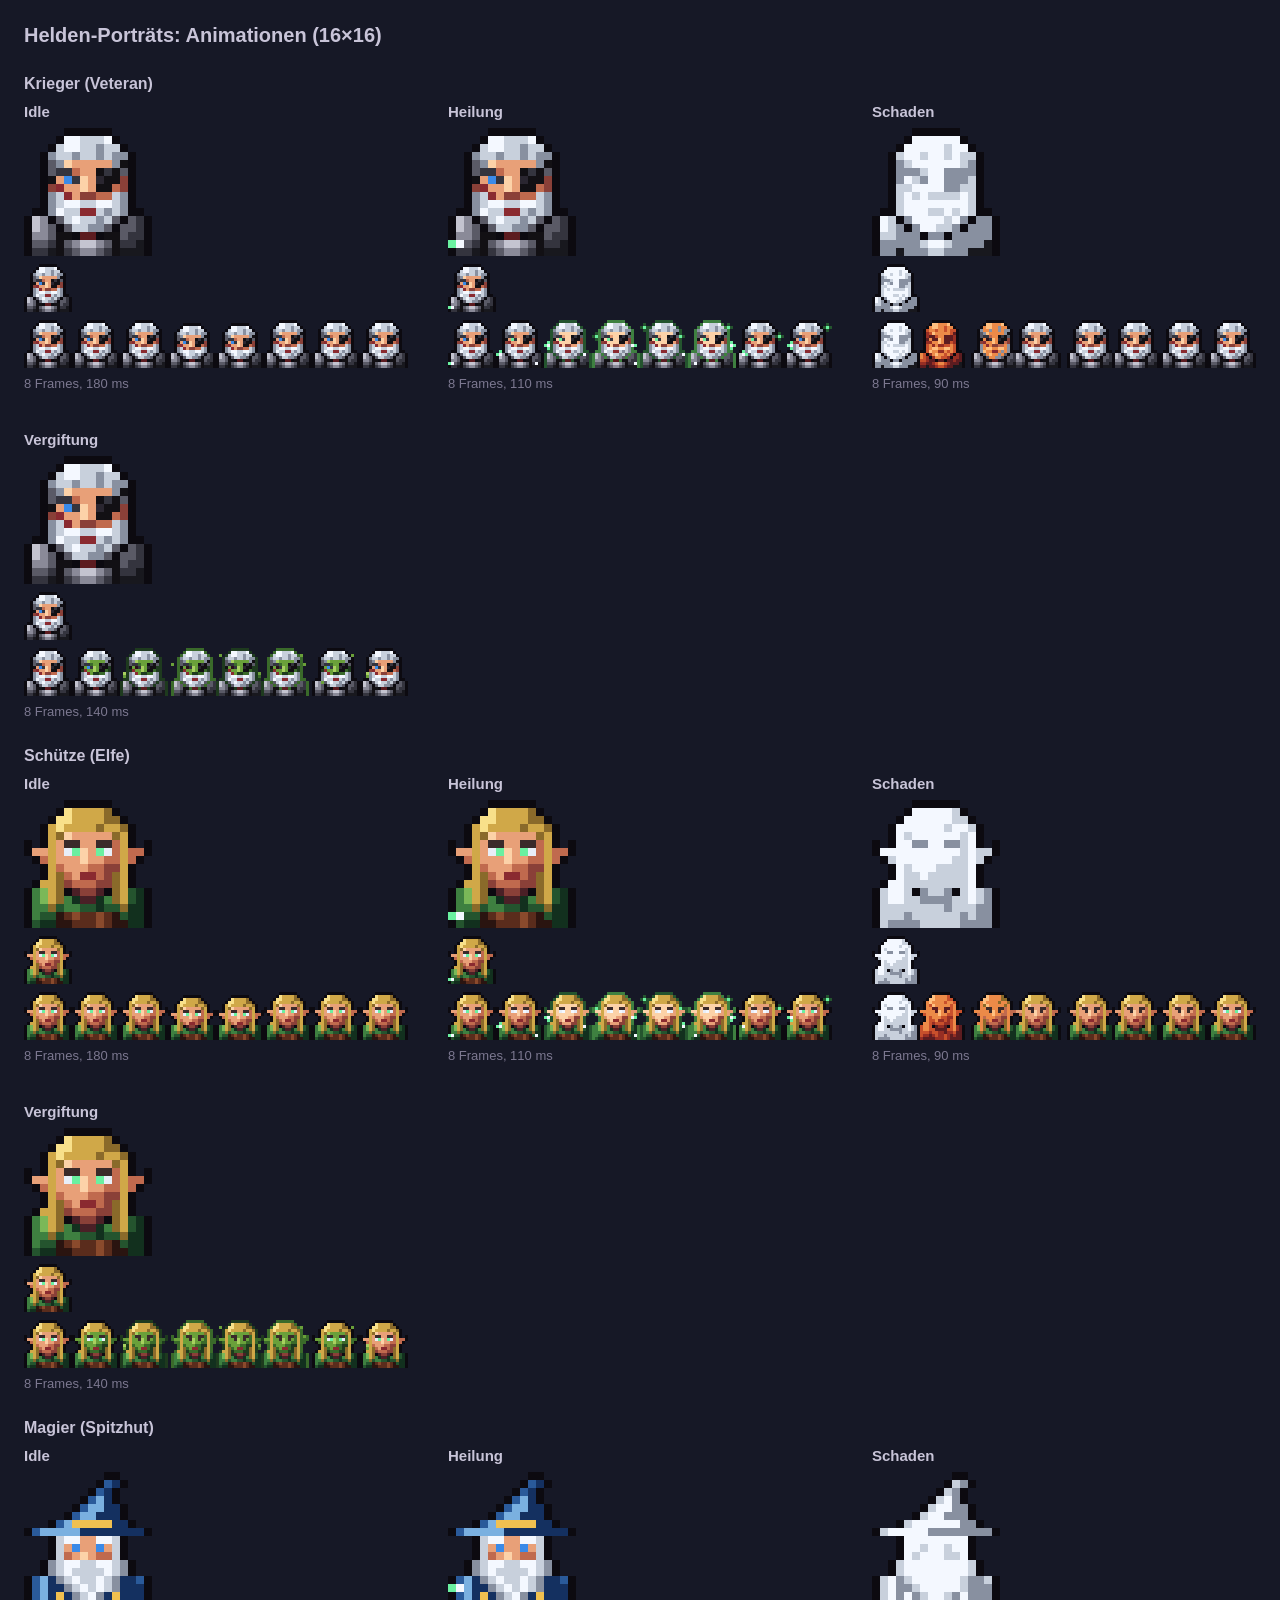
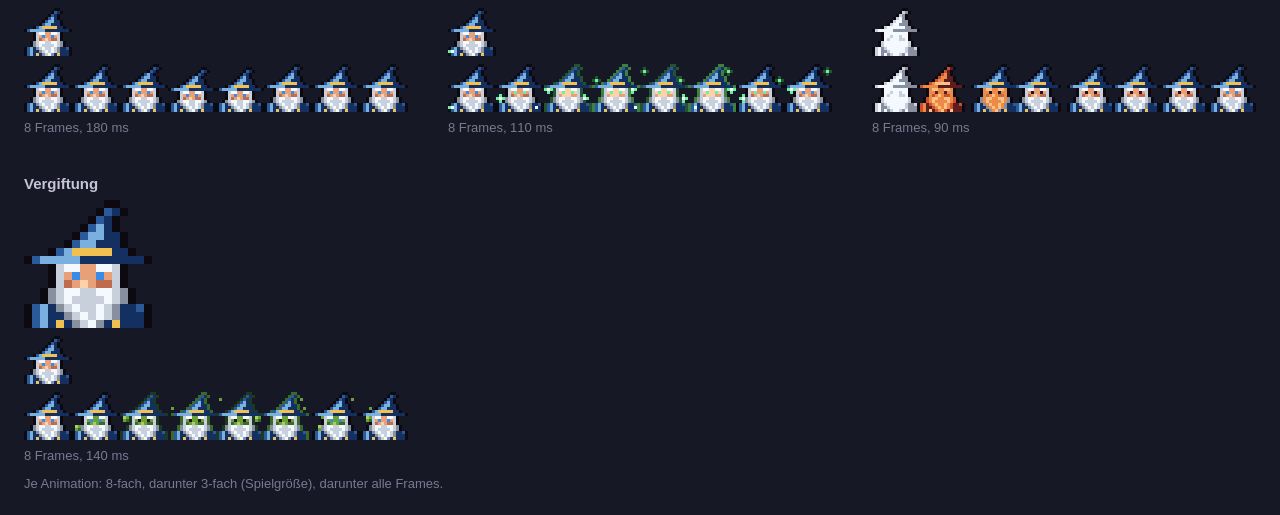
<file: assets/portraets/frames/animationen.html>
<!doctype html><html lang="de"><head><meta charset="utf-8"><title>Helden-Animationen</title>
<style>
body { background: #161826; color: #c8c4d8; font: 15px "Segoe UI", sans-serif; margin: 24px; }
h1 { font-size: 20px; font-weight: 600; } h2 { font-size: 16px; font-weight: 600; margin: 28px 0 10px; }
.row { display: flex; gap: 40px; flex-wrap: wrap; }
.anim { display: flex; flex-direction: column; gap: 8px; }
.player { width: 128px; height: 128px; image-rendering: pixelated; background-size: auto 128px; background-repeat: no-repeat; }
.small { width: 48px; height: 48px; background-size: auto 48px; }
.strip { image-rendering: pixelated; height: 48px; align-self: flex-start; }
.note { color: #7c7890; font-size: 13px; }
</style></head><body><h1>Helden-Portr&auml;ts: Animationen (16&times;16)</h1><h2>Krieger (Veteran)</h2><div class="row"><div class="anim"><b>Idle</b><div class="player p-krieger-idle"></div><div class="player small p-krieger-idle"></div><img class="strip" src="[data-uri]" alt="Frames"><span class="note">8 Frames, 180 ms</span></div><div class="anim"><b>Heilung</b><div class="player p-krieger-heilung"></div><div class="player small p-krieger-heilung"></div><img class="strip" src="[data-uri]" alt="Frames"><span class="note">8 Frames, 110 ms</span></div><div class="anim"><b>Schaden</b><div class="player p-krieger-schaden"></div><div class="player small p-krieger-schaden"></div><img class="strip" src="[data-uri]" alt="Frames"><span class="note">8 Frames, 90 ms</span></div><div class="anim"><b>Vergiftung</b><div class="player p-krieger-gift"></div><div class="player small p-krieger-gift"></div><img class="strip" src="[data-uri]" alt="Frames"><span class="note">8 Frames, 140 ms</span></div></div><h2>Schütze (Elfe)</h2><div class="row"><div class="anim"><b>Idle</b><div class="player p-schuetze-idle"></div><div class="player small p-schuetze-idle"></div><img class="strip" src="[data-uri]" alt="Frames"><span class="note">8 Frames, 180 ms</span></div><div class="anim"><b>Heilung</b><div class="player p-schuetze-heilung"></div><div class="player small p-schuetze-heilung"></div><img class="strip" src="[data-uri]" alt="Frames"><span class="note">8 Frames, 110 ms</span></div><div class="anim"><b>Schaden</b><div class="player p-schuetze-schaden"></div><div class="player small p-schuetze-schaden"></div><img class="strip" src="[data-uri]" alt="Frames"><span class="note">8 Frames, 90 ms</span></div><div class="anim"><b>Vergiftung</b><div class="player p-schuetze-gift"></div><div class="player small p-schuetze-gift"></div><img class="strip" src="[data-uri]" alt="Frames"><span class="note">8 Frames, 140 ms</span></div></div><h2>Magier (Spitzhut)</h2><div class="row"><div class="anim"><b>Idle</b><div class="player p-magier-idle"></div><div class="player small p-magier-idle"></div><img class="strip" src="[data-uri]" alt="Frames"><span class="note">8 Frames, 180 ms</span></div><div class="anim"><b>Heilung</b><div class="player p-magier-heilung"></div><div class="player small p-magier-heilung"></div><img class="strip" src="[data-uri]" alt="Frames"><span class="note">8 Frames, 110 ms</span></div><div class="anim"><b>Schaden</b><div class="player p-magier-schaden"></div><div class="player small p-magier-schaden"></div><img class="strip" src="[data-uri]" alt="Frames"><span class="note">8 Frames, 90 ms</span></div><div class="anim"><b>Vergiftung</b><div class="player p-magier-gift"></div><div class="player small p-magier-gift"></div><img class="strip" src="[data-uri]" alt="Frames"><span class="note">8 Frames, 140 ms</span></div></div><p class="note">Je Animation: 8-fach, darunter 3-fach (Spielgr&ouml;&szlig;e), darunter alle Frames.</p><style>.p-krieger-idle { background-image: url([data-uri]); animation: a-krieger-idle 1440ms steps(8) infinite; }
@keyframes a-krieger-idle { from { background-position: 0 0; } to { background-position: -1024px 0; } }
.small.p-krieger-idle { animation-name: s-krieger-idle; } @keyframes s-krieger-idle { from { background-position: 0 0; } to { background-position: -384px 0; } }
.p-krieger-heilung { background-image: url([data-uri]); animation: a-krieger-heilung 880ms steps(8) infinite; }
@keyframes a-krieger-heilung { from { background-position: 0 0; } to { background-position: -1024px 0; } }
.small.p-krieger-heilung { animation-name: s-krieger-heilung; } @keyframes s-krieger-heilung { from { background-position: 0 0; } to { background-position: -384px 0; } }
.p-krieger-schaden { background-image: url([data-uri]); animation: a-krieger-schaden 720ms steps(8) infinite; }
@keyframes a-krieger-schaden { from { background-position: 0 0; } to { background-position: -1024px 0; } }
.small.p-krieger-schaden { animation-name: s-krieger-schaden; } @keyframes s-krieger-schaden { from { background-position: 0 0; } to { background-position: -384px 0; } }
.p-krieger-gift { background-image: url([data-uri]); animation: a-krieger-gift 1120ms steps(8) infinite; }
@keyframes a-krieger-gift { from { background-position: 0 0; } to { background-position: -1024px 0; } }
.small.p-krieger-gift { animation-name: s-krieger-gift; } @keyframes s-krieger-gift { from { background-position: 0 0; } to { background-position: -384px 0; } }
.p-schuetze-idle { background-image: url([data-uri]); animation: a-schuetze-idle 1440ms steps(8) infinite; }
@keyframes a-schuetze-idle { from { background-position: 0 0; } to { background-position: -1024px 0; } }
.small.p-schuetze-idle { animation-name: s-schuetze-idle; } @keyframes s-schuetze-idle { from { background-position: 0 0; } to { background-position: -384px 0; } }
.p-schuetze-heilung { background-image: url([data-uri]); animation: a-schuetze-heilung 880ms steps(8) infinite; }
@keyframes a-schuetze-heilung { from { background-position: 0 0; } to { background-position: -1024px 0; } }
.small.p-schuetze-heilung { animation-name: s-schuetze-heilung; } @keyframes s-schuetze-heilung { from { background-position: 0 0; } to { background-position: -384px 0; } }
.p-schuetze-schaden { background-image: url([data-uri]); animation: a-schuetze-schaden 720ms steps(8) infinite; }
@keyframes a-schuetze-schaden { from { background-position: 0 0; } to { background-position: -1024px 0; } }
.small.p-schuetze-schaden { animation-name: s-schuetze-schaden; } @keyframes s-schuetze-schaden { from { background-position: 0 0; } to { background-position: -384px 0; } }
.p-schuetze-gift { background-image: url([data-uri]); animation: a-schuetze-gift 1120ms steps(8) infinite; }
@keyframes a-schuetze-gift { from { background-position: 0 0; } to { background-position: -1024px 0; } }
.small.p-schuetze-gift { animation-name: s-schuetze-gift; } @keyframes s-schuetze-gift { from { background-position: 0 0; } to { background-position: -384px 0; } }
.p-magier-idle { background-image: url([data-uri]); animation: a-magier-idle 1440ms steps(8) infinite; }
@keyframes a-magier-idle { from { background-position: 0 0; } to { background-position: -1024px 0; } }
.small.p-magier-idle { animation-name: s-magier-idle; } @keyframes s-magier-idle { from { background-position: 0 0; } to { background-position: -384px 0; } }
.p-magier-heilung { background-image: url([data-uri]); animation: a-magier-heilung 880ms steps(8) infinite; }
@keyframes a-magier-heilung { from { background-position: 0 0; } to { background-position: -1024px 0; } }
.small.p-magier-heilung { animation-name: s-magier-heilung; } @keyframes s-magier-heilung { from { background-position: 0 0; } to { background-position: -384px 0; } }
.p-magier-schaden { background-image: url([data-uri]); animation: a-magier-schaden 720ms steps(8) infinite; }
@keyframes a-magier-schaden { from { background-position: 0 0; } to { background-position: -1024px 0; } }
.small.p-magier-schaden { animation-name: s-magier-schaden; } @keyframes s-magier-schaden { from { background-position: 0 0; } to { background-position: -384px 0; } }
.p-magier-gift { background-image: url([data-uri]); animation: a-magier-gift 1120ms steps(8) infinite; }
@keyframes a-magier-gift { from { background-position: 0 0; } to { background-position: -1024px 0; } }
.small.p-magier-gift { animation-name: s-magier-gift; } @keyframes s-magier-gift { from { background-position: 0 0; } to { background-position: -384px 0; } }
</style></body></html>
</file>
